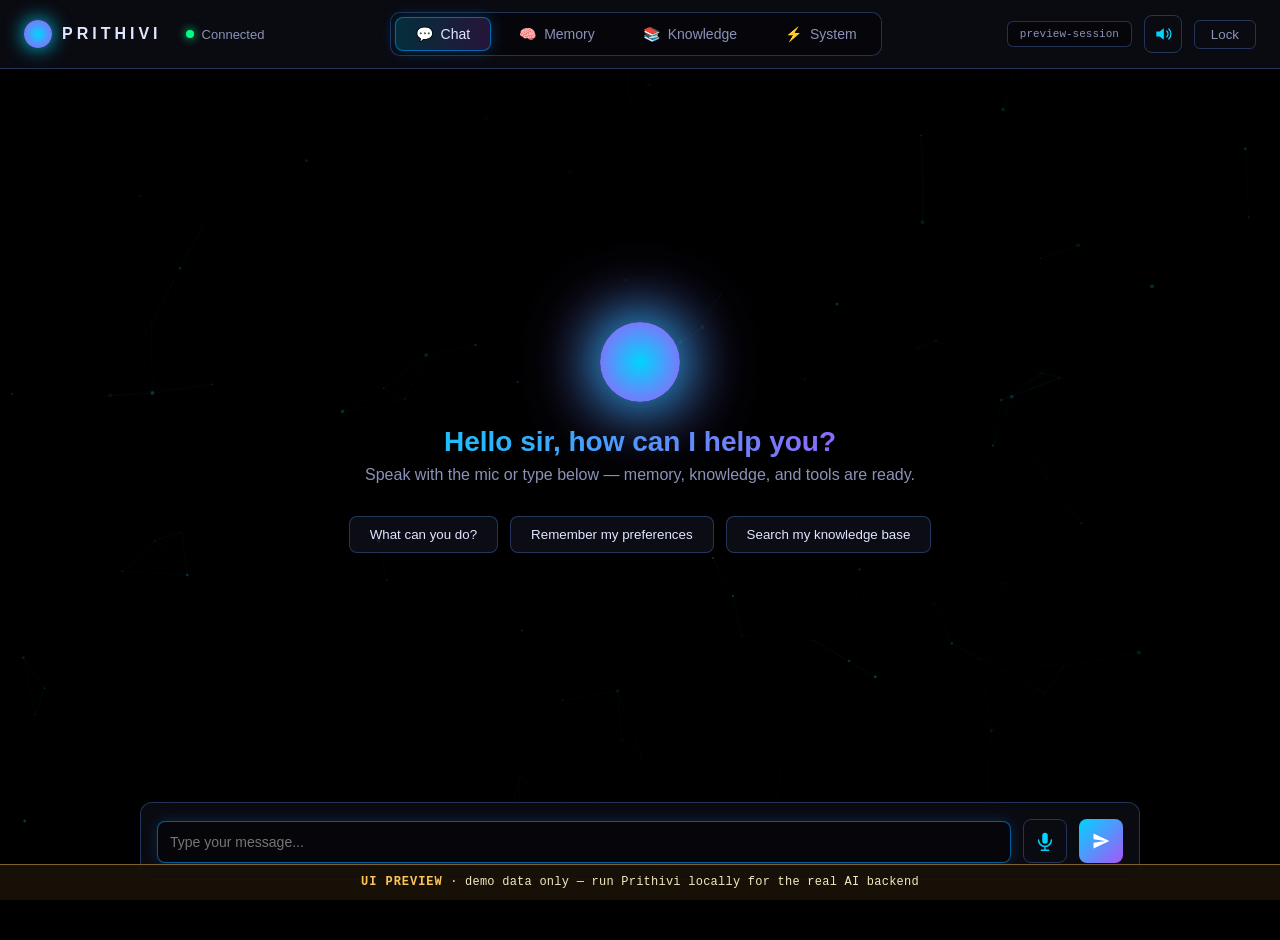
<file: index.html>
<!doctype html>
<html lang="en">
<head>
  <meta charset="utf-8">
  <meta name="viewport" content="width=device-width, initial-scale=1">
  <title>PRITHIVI | Neural Interface</title>
  <link rel="stylesheet" href="styles.css">
</head>
<body>
  <canvas id="bg-canvas"></canvas>
  
  <div id="auth" class="auth-overlay">
    <div class="auth-card">
      <div class="auth-logo">
        <div class="logo-orb"></div>
        <h1>PRITHIVI</h1>
      </div>
      <p class="auth-subtitle">Neural Intelligence Interface</p>
      <form id="auth-form">
        <div class="input-group">
          <input id="token-input" type="password" placeholder="Enter Access Token" autocomplete="off" required>
          <div class="input-border"></div>
        </div>
        <button type="submit" class="auth-btn">
          <span>Initialize Connection</span>
          <div class="btn-glow"></div>
        </button>
      </form>
      <p id="auth-error" class="auth-error"></p>
    </div>
  </div>

  <div id="app" class="app-container" hidden>
    <header class="app-header">
      <div class="header-left">
        <div class="logo-mini">
          <div class="logo-orb-mini"></div>
          <span>PRITHIVI</span>
        </div>
        <div class="status-indicator">
          <div class="status-dot"></div>
          <span id="conn-label">Connected</span>
        </div>
      </div>
      <nav class="nav-tabs">
        <button class="nav-tab active" data-tab="chat">
          <span class="tab-icon">💬</span>
          <span>Chat</span>
        </button>
        <button class="nav-tab" data-tab="memory">
          <span class="tab-icon">🧠</span>
          <span>Memory</span>
        </button>
        <button class="nav-tab" data-tab="knowledge">
          <span class="tab-icon">📚</span>
          <span>Knowledge</span>
        </button>
        <button class="nav-tab" data-tab="status">
          <span class="tab-icon">⚡</span>
          <span>System</span>
        </button>
      </nav>
      <div class="header-right">
        <span id="session-label" class="session-pill"></span>
        <button id="voice-toggle" class="voice-btn" type="button" title="Voice replies on" aria-pressed="true" aria-label="Toggle voice replies">
          <svg viewBox="0 0 24 24" aria-hidden="true">
            <path d="M4 9v6h4l5 4V5L8 9H4z" fill="currentColor"/>
            <path d="M16.5 8.5a5 5 0 010 7M19 6a8.5 8.5 0 010 12" stroke="currentColor" stroke-width="1.6" fill="none" stroke-linecap="round"/>
          </svg>
        </button>
        <button id="lock-button" class="lock-btn">Lock</button>
      </div>
    </header>

    <main class="main-content">
      <section id="tab-chat" class="tab-section active">
        <div class="chat-container">
          <div id="messages" class="messages-area">
            <div class="welcome-screen">
              <div class="welcome-orb"></div>
              <h2>Hello sir, how can I help you?</h2>
              <p>Speak with the mic or type below — memory, knowledge, and tools are ready.</p>
              <div class="quick-actions">
                <button class="quick-btn">What can you do?</button>
                <button class="quick-btn">Remember my preferences</button>
                <button class="quick-btn">Search my knowledge base</button>
              </div>
            </div>
          </div>
          <div class="chat-input-container">
            <form id="chat-form" class="chat-form">
              <textarea id="chat-input" placeholder="Type your message..." rows="1"></textarea>
              <button type="button" id="mic-button" class="mic-btn" title="Talk to Prithivi" aria-label="Start voice input">
                <svg viewBox="0 0 24 24" aria-hidden="true">
                  <path d="M12 15a3 3 0 003-3V6a3 3 0 10-6 0v6a3 3 0 003 3z" fill="currentColor"/>
                  <path d="M19 11a7 7 0 01-14 0M12 18v4M8 22h8" stroke="currentColor" stroke-width="1.6" fill="none" stroke-linecap="round"/>
                </svg>
              </button>
              <button type="submit" id="send-button" class="send-btn">
                <svg width="20" height="20" viewBox="0 0 20 20" fill="none">
                  <path d="M2.5 17.5L18.3333 10L2.5 2.5V8.33333L14.1667 10L2.5 11.6667V17.5Z" fill="currentColor"/>
                </svg>
              </button>
            </form>
          </div>
        </div>
      </section>

      <section id="tab-memory" class="tab-section">
        <div class="grid-layout">
          <div class="panel-card">
            <div class="panel-header">
              <h3>🧠 Add Memory</h3>
            </div>
            <form id="memory-form" class="panel-form">
              <textarea id="memory-text" placeholder="Enter a fact, preference, or observation..." rows="4" required></textarea>
              <label class="checkbox-label">
                <input id="memory-pinned" type="checkbox" checked>
                <span class="checkbox-custom"></span>
                <span>Pin to top</span>
              </label>
              <button type="submit" class="panel-btn">Save Memory</button>
            </form>
          </div>
          <div class="panel-card">
            <div class="panel-header">
              <h3>Memory Store</h3>
              <label class="toggle">
                <input id="memory-toggle" type="checkbox">
                <span class="toggle-slider"></span>
                <span class="toggle-label">Enabled</span>
              </label>
            </div>
            <div id="memory-stats" class="stats-bar"></div>
            <div id="memory-list" class="item-list"></div>
          </div>
        </div>
      </section>

      <section id="tab-knowledge" class="tab-section">
        <div class="grid-layout">
          <div class="panel-card">
            <div class="panel-header">
              <h3>📚 Ingest Document</h3>
            </div>
            <form id="ingest-form" class="panel-form">
              <input id="ingest-path" type="text" placeholder="File path (e.g., /path/to/file.pdf)">
              <div class="divider"><span>OR</span></div>
              <textarea id="ingest-text" placeholder="Paste text content here..." rows="4"></textarea>
              <input id="ingest-title" type="text" placeholder="Document title (optional)">
              <button type="submit" class="panel-btn">Ingest & Index</button>
              <p id="ingest-status" class="status-text"></p>
            </form>
          </div>
          <div class="panel-card">
            <div class="panel-header">
              <h3>Knowledge Base</h3>
              <span id="knowledge-stats" class="badge"></span>
            </div>
            <div id="knowledge-list" class="item-list"></div>
          </div>
        </div>
      </section>

      <section id="tab-status" class="tab-section">
        <div class="status-grid" id="status-grid"></div>
        <div class="panel-card">
          <div class="panel-header">
            <h3>⚡ Available Tools</h3>
          </div>
          <div id="tool-list" class="tools-grid"></div>
        </div>
      </section>
    </main>
  </div>

  <div id="confirm" class="modal-overlay" hidden>
    <div class="modal-card">
      <div class="modal-header">
        <h3 id="confirm-title">Confirm Action</h3>
      </div>
      <p id="confirm-consequence" class="modal-text"></p>
      <pre id="confirm-args" class="modal-code"></pre>
      <div id="confirm-phrase-wrap" class="phrase-section" hidden>
        <p>Type the phrase to confirm:</p>
        <code id="confirm-phrase" class="phrase-code"></code>
        <input id="confirm-phrase-input" type="text" placeholder="Enter phrase...">
      </div>
      <div class="modal-actions">
        <button id="confirm-decline" class="modal-btn secondary">Decline</button>
        <button id="confirm-approve" class="modal-btn primary">Approve</button>
      </div>
    </div>
  </div>

  <div id="toast" class="toast" hidden></div>

  <script src="preview.js"></script>
  <script src="app.js"></script>
  <script src="bg.js"></script>
</body>
</html>
</file>
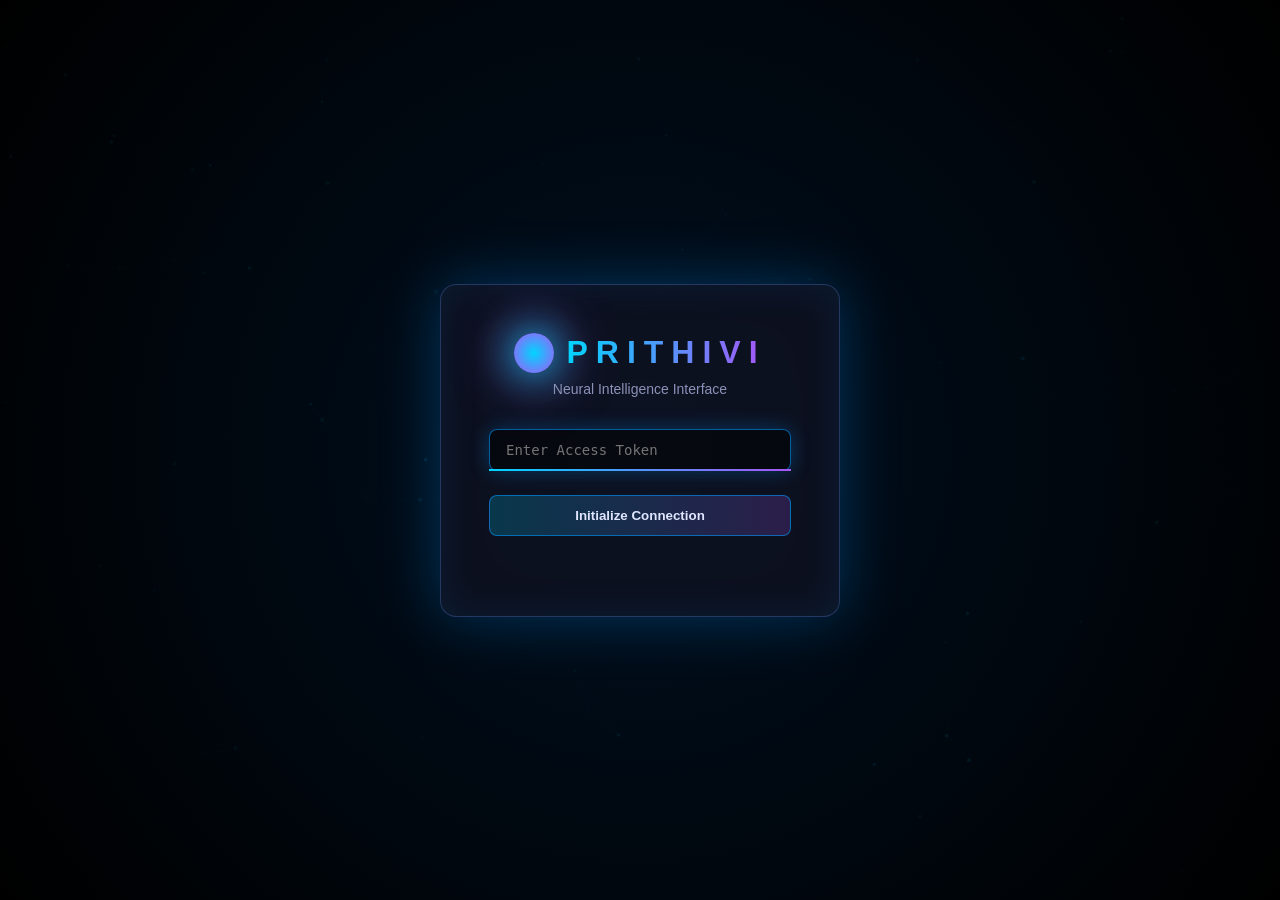
<file: prithivi/api/static/index.html>
<!doctype html>
<html lang="en">
<head>
  <meta charset="utf-8">
  <meta name="viewport" content="width=device-width, initial-scale=1">
  <title>PRITHIVI | Neural Interface</title>
  <link rel="stylesheet" href="/styles.css">
</head>
<body>
  <canvas id="bg-canvas"></canvas>
  
  <div id="auth" class="auth-overlay">
    <div class="auth-card">
      <div class="auth-logo">
        <div class="logo-orb"></div>
        <h1>PRITHIVI</h1>
      </div>
      <p class="auth-subtitle">Neural Intelligence Interface</p>
      <form id="auth-form">
        <div class="input-group">
          <input id="token-input" type="password" placeholder="Enter Access Token" autocomplete="off" required>
          <div class="input-border"></div>
        </div>
        <button type="submit" class="auth-btn">
          <span>Initialize Connection</span>
          <div class="btn-glow"></div>
        </button>
      </form>
      <p id="auth-error" class="auth-error"></p>
    </div>
  </div>

  <div id="app" class="app-container" hidden>
    <header class="app-header">
      <div class="header-left">
        <div class="logo-mini">
          <div class="logo-orb-mini"></div>
          <span>PRITHIVI</span>
        </div>
        <div class="status-indicator">
          <div class="status-dot"></div>
          <span id="conn-label">Connected</span>
        </div>
      </div>
      <nav class="nav-tabs">
        <button class="nav-tab active" data-tab="chat">
          <span class="tab-icon">💬</span>
          <span>Chat</span>
        </button>
        <button class="nav-tab" data-tab="memory">
          <span class="tab-icon">🧠</span>
          <span>Memory</span>
        </button>
        <button class="nav-tab" data-tab="knowledge">
          <span class="tab-icon">📚</span>
          <span>Knowledge</span>
        </button>
        <button class="nav-tab" data-tab="status">
          <span class="tab-icon">⚡</span>
          <span>System</span>
        </button>
      </nav>
      <div class="header-right">
        <span id="session-label" class="session-pill"></span>
        <button id="voice-toggle" class="voice-btn" type="button" title="Voice replies on" aria-pressed="true" aria-label="Toggle voice replies">
          <svg viewBox="0 0 24 24" aria-hidden="true">
            <path d="M4 9v6h4l5 4V5L8 9H4z" fill="currentColor"/>
            <path d="M16.5 8.5a5 5 0 010 7M19 6a8.5 8.5 0 010 12" stroke="currentColor" stroke-width="1.6" fill="none" stroke-linecap="round"/>
          </svg>
        </button>
        <button id="lock-button" class="lock-btn">Lock</button>
      </div>
    </header>

    <main class="main-content">
      <section id="tab-chat" class="tab-section active">
        <div class="chat-container">
          <div id="messages" class="messages-area">
            <div class="welcome-screen">
              <div class="welcome-orb"></div>
              <h2>Hello sir, how can I help you?</h2>
              <p>Speak with the mic or type below — memory, knowledge, and tools are ready.</p>
              <div class="quick-actions">
                <button class="quick-btn">What can you do?</button>
                <button class="quick-btn">Remember my preferences</button>
                <button class="quick-btn">Search my knowledge base</button>
              </div>
            </div>
          </div>
          <div class="chat-input-container">
            <form id="chat-form" class="chat-form">
              <textarea id="chat-input" placeholder="Type your message..." rows="1"></textarea>
              <button type="button" id="mic-button" class="mic-btn" title="Talk to Prithivi" aria-label="Start voice input">
                <svg viewBox="0 0 24 24" aria-hidden="true">
                  <path d="M12 15a3 3 0 003-3V6a3 3 0 10-6 0v6a3 3 0 003 3z" fill="currentColor"/>
                  <path d="M19 11a7 7 0 01-14 0M12 18v4M8 22h8" stroke="currentColor" stroke-width="1.6" fill="none" stroke-linecap="round"/>
                </svg>
              </button>
              <button type="submit" id="send-button" class="send-btn">
                <svg width="20" height="20" viewBox="0 0 20 20" fill="none">
                  <path d="M2.5 17.5L18.3333 10L2.5 2.5V8.33333L14.1667 10L2.5 11.6667V17.5Z" fill="currentColor"/>
                </svg>
              </button>
            </form>
          </div>
        </div>
      </section>

      <section id="tab-memory" class="tab-section">
        <div class="grid-layout">
          <div class="panel-card">
            <div class="panel-header">
              <h3>🧠 Add Memory</h3>
            </div>
            <form id="memory-form" class="panel-form">
              <textarea id="memory-text" placeholder="Enter a fact, preference, or observation..." rows="4" required></textarea>
              <label class="checkbox-label">
                <input id="memory-pinned" type="checkbox" checked>
                <span class="checkbox-custom"></span>
                <span>Pin to top</span>
              </label>
              <button type="submit" class="panel-btn">Save Memory</button>
            </form>
          </div>
          <div class="panel-card">
            <div class="panel-header">
              <h3>Memory Store</h3>
              <label class="toggle">
                <input id="memory-toggle" type="checkbox">
                <span class="toggle-slider"></span>
                <span class="toggle-label">Enabled</span>
              </label>
            </div>
            <div id="memory-stats" class="stats-bar"></div>
            <div id="memory-list" class="item-list"></div>
          </div>
        </div>
      </section>

      <section id="tab-knowledge" class="tab-section">
        <div class="grid-layout">
          <div class="panel-card">
            <div class="panel-header">
              <h3>📚 Ingest Document</h3>
            </div>
            <form id="ingest-form" class="panel-form">
              <input id="ingest-path" type="text" placeholder="File path (e.g., /path/to/file.pdf)">
              <div class="divider"><span>OR</span></div>
              <textarea id="ingest-text" placeholder="Paste text content here..." rows="4"></textarea>
              <input id="ingest-title" type="text" placeholder="Document title (optional)">
              <button type="submit" class="panel-btn">Ingest & Index</button>
              <p id="ingest-status" class="status-text"></p>
            </form>
          </div>
          <div class="panel-card">
            <div class="panel-header">
              <h3>Knowledge Base</h3>
              <span id="knowledge-stats" class="badge"></span>
            </div>
            <div id="knowledge-list" class="item-list"></div>
          </div>
        </div>
      </section>

      <section id="tab-status" class="tab-section">
        <div class="status-grid" id="status-grid"></div>
        <div class="panel-card">
          <div class="panel-header">
            <h3>⚡ Available Tools</h3>
          </div>
          <div id="tool-list" class="tools-grid"></div>
        </div>
      </section>
    </main>
  </div>

  <div id="confirm" class="modal-overlay" hidden>
    <div class="modal-card">
      <div class="modal-header">
        <h3 id="confirm-title">Confirm Action</h3>
      </div>
      <p id="confirm-consequence" class="modal-text"></p>
      <pre id="confirm-args" class="modal-code"></pre>
      <div id="confirm-phrase-wrap" class="phrase-section" hidden>
        <p>Type the phrase to confirm:</p>
        <code id="confirm-phrase" class="phrase-code"></code>
        <input id="confirm-phrase-input" type="text" placeholder="Enter phrase...">
      </div>
      <div class="modal-actions">
        <button id="confirm-decline" class="modal-btn secondary">Decline</button>
        <button id="confirm-approve" class="modal-btn primary">Approve</button>
      </div>
    </div>
  </div>

  <div id="toast" class="toast" hidden></div>

  <script src="/app.js"></script>
  <script src="/bg.js"></script>
</body>
</html>
</file>
<file: styles.css>
:root {
  --bg-primary: #000000;
  --bg-secondary: #0a0a0f;
  --bg-panel: rgba(15, 15, 25, 0.7);
  --bg-card: rgba(20, 20, 35, 0.6);
  --border: rgba(100, 150, 255, 0.3);
  --border-glow: rgba(0, 150, 255, 0.6);
  --text-primary: #e0e6ff;
  --text-secondary: #8b92b8;
  --accent-cyan: #00d4ff;
  --accent-purple: #a855f7;
  --accent-green: #00ff88;
  --accent-orange: #ff6b35;
  --accent-red: #ff3366;
}

* {
  margin: 0;
  padding: 0;
  box-sizing: border-box;
}

html, body {
  height: 100%;
  font-family: 'Inter', -apple-system, BlinkMacSystemFont, sans-serif;
  background: var(--bg-primary);
  color: var(--text-primary);
  overflow: hidden;
}

#bg-canvas {
  position: fixed;
  top: 0;
  left: 0;
  width: 100%;
  height: 100%;
  z-index: 0;
  pointer-events: none;
}

.auth-overlay {
  position: fixed;
  top: 0;
  left: 0;
  width: 100%;
  height: 100%;
  display: flex;
  align-items: center;
  justify-content: center;
  z-index: 100;
  background: radial-gradient(circle at center, rgba(0, 20, 40, 0.8) 0%, rgba(0, 0, 0, 0.95) 100%);
}

.auth-card {
  background: var(--bg-card);
  backdrop-filter: blur(20px);
  border: 1px solid var(--border);
  border-radius: 16px;
  padding: 48px;
  width: 400px;
  box-shadow: 0 0 60px rgba(0, 150, 255, 0.3), inset 0 0 40px rgba(0, 150, 255, 0.1);
  animation: float 6s ease-in-out infinite;
}

@keyframes float {
  0%, 100% { transform: translateY(0px); }
  50% { transform: translateY(-20px); }
}

.auth-logo {
  display: flex;
  align-items: center;
  gap: 12px;
  justify-content: center;
  margin-bottom: 8px;
}

.logo-orb {
  width: 40px;
  height: 40px;
  border-radius: 50%;
  background: radial-gradient(circle, var(--accent-cyan) 0%, var(--accent-purple) 100%);
  box-shadow: 0 0 40px var(--accent-cyan), 0 0 60px var(--accent-purple);
  animation: pulse 2s ease-in-out infinite;
}

@keyframes pulse {
  0%, 100% { transform: scale(1); opacity: 1; }
  50% { transform: scale(1.05); opacity: 0.8; }
}

.auth-logo h1 {
  font-size: 32px;
  font-weight: 700;
  letter-spacing: 8px;
  background: linear-gradient(90deg, var(--accent-cyan), var(--accent-purple));
  -webkit-background-clip: text;
  -webkit-text-fill-color: transparent;
}

.auth-subtitle {
  text-align: center;
  color: var(--text-secondary);
  margin-bottom: 32px;
  font-size: 14px;
}

.input-group {
  position: relative;
  margin-bottom: 24px;
}

#token-input {
  width: 100%;
  padding: 12px 16px;
  background: rgba(0, 0, 0, 0.5);
  border: 1px solid var(--border);
  border-radius: 8px;
  color: var(--text-primary);
  font-family: 'JetBrains Mono', monospace;
  font-size: 14px;
  outline: none;
  transition: all 0.3s;
}

#token-input:focus {
  border-color: var(--border-glow);
  box-shadow: 0 0 20px rgba(0, 150, 255, 0.3);
}

.input-border {
  position: absolute;
  bottom: 0;
  left: 0;
  width: 0;
  height: 2px;
  background: linear-gradient(90deg, var(--accent-cyan), var(--accent-purple));
  transition: width 0.3s;
}

#token-input:focus + .input-border {
  width: 100%;
}

.auth-btn {
  width: 100%;
  padding: 12px;
  background: linear-gradient(90deg, rgba(0, 212, 255, 0.2), rgba(168, 85, 247, 0.2));
  border: 1px solid var(--border-glow);
  border-radius: 8px;
  color: var(--text-primary);
  font-weight: 600;
  cursor: pointer;
  position: relative;
  overflow: hidden;
  transition: all 0.3s;
}

.auth-btn:hover {
  box-shadow: 0 0 30px rgba(0, 150, 255, 0.5);
  transform: translateY(-2px);
}

.auth-btn span {
  position: relative;
  z-index: 1;
}

.btn-glow {
  position: absolute;
  top: 0;
  left: -100%;
  width: 100%;
  height: 100%;
  background: linear-gradient(90deg, transparent, rgba(255, 255, 255, 0.3), transparent);
  transition: left 0.5s;
}

.auth-btn:hover .btn-glow {
  left: 100%;
}

.auth-error {
  color: var(--accent-red);
  text-align: center;
  margin-top: 12px;
  font-size: 13px;
  min-height: 20px;
}

.app-container {
  position: relative;
  z-index: 1;
  height: 100vh;
  display: flex;
  flex-direction: column;
  background: rgba(0, 0, 0, 0.6);
}

.app-header {
  display: flex;
  align-items: center;
  justify-content: space-between;
  padding: 12px 24px;
  background: var(--bg-panel);
  backdrop-filter: blur(20px);
  border-bottom: 1px solid var(--border);
}

.header-left {
  display: flex;
  align-items: center;
  gap: 24px;
}

.logo-mini {
  display: flex;
  align-items: center;
  gap: 10px;
  font-weight: 700;
  letter-spacing: 4px;
}

.logo-orb-mini {
  width: 28px;
  height: 28px;
  border-radius: 50%;
  background: radial-gradient(circle, var(--accent-cyan) 0%, var(--accent-purple) 100%);
  box-shadow: 0 0 20px var(--accent-cyan);
}

.status-indicator {
  display: flex;
  align-items: center;
  gap: 8px;
  color: var(--text-secondary);
  font-size: 13px;
}

.status-dot {
  width: 8px;
  height: 8px;
  border-radius: 50%;
  background: var(--accent-green);
  box-shadow: 0 0 10px var(--accent-green);
  animation: blink 2s ease-in-out infinite;
}

.status-dot.off {
  background: var(--accent-red);
  box-shadow: 0 0 10px var(--accent-red);
  animation: none;
}

@keyframes blink {
  0%, 100% { opacity: 1; }
  50% { opacity: 0.5; }
}

.nav-tabs {
  display: flex;
  gap: 8px;
  background: rgba(0, 0, 0, 0.4);
  padding: 4px;
  border-radius: 10px;
  border: 1px solid var(--border);
}

.nav-tab {
  display: flex;
  align-items: center;
  gap: 8px;
  padding: 8px 20px;
  background: transparent;
  border: none;
  color: var(--text-secondary);
  cursor: pointer;
  border-radius: 8px;
  transition: all 0.3s;
  font-size: 14px;
}

.nav-tab:hover {
  color: var(--text-primary);
  background: rgba(100, 150, 255, 0.1);
}

.nav-tab.active {
  color: var(--text-primary);
  background: linear-gradient(90deg, rgba(0, 212, 255, 0.2), rgba(168, 85, 247, 0.2));
  border: 1px solid var(--border-glow);
  box-shadow: 0 0 15px rgba(0, 150, 255, 0.3);
}

.header-right {
  display: flex;
  align-items: center;
  gap: 12px;
}

.session-pill {
  padding: 6px 12px;
  background: rgba(0, 0, 0, 0.4);
  border: 1px solid var(--border);
  border-radius: 6px;
  font-family: 'JetBrains Mono', monospace;
  font-size: 11px;
  color: var(--text-secondary);
}

.voice-btn {
  position: relative;
  width: 38px;
  height: 38px;
  display: flex;
  align-items: center;
  justify-content: center;
  background: transparent;
  border: 1px solid var(--border);
  border-radius: 8px;
  color: var(--accent-cyan);
  cursor: pointer;
  transition: all 0.3s;
}

.voice-btn svg {
  width: 20px;
  height: 20px;
}

.voice-btn:hover {
  border-color: var(--accent-cyan);
  box-shadow: 0 0 12px rgba(0, 212, 255, 0.35);
}

.voice-btn.muted {
  color: var(--text-secondary);
  opacity: 0.55;
}

.voice-btn.muted::after {
  content: "";
  position: absolute;
  width: 22px;
  height: 2px;
  background: var(--accent-red);
  transform: rotate(-45deg);
}

.lock-btn {
  padding: 6px 16px;
  background: transparent;
  border: 1px solid var(--border);
  border-radius: 6px;
  color: var(--text-secondary);
  cursor: pointer;
  transition: all 0.3s;
}

.lock-btn:hover {
  color: var(--text-primary);
  border-color: var(--accent-red);
  box-shadow: 0 0 10px rgba(255, 51, 102, 0.3);
}

.main-content {
  flex: 1;
  overflow: hidden;
  padding: 20px;
}

.tab-section {
  display: none;
  height: 100%;
}

.tab-section.active {
  display: block;
}

.chat-container {
  height: 100%;
  display: flex;
  flex-direction: column;
  max-width: 1000px;
  margin: 0 auto;
}

.messages-area {
  flex: 1;
  overflow-y: auto;
  padding: 20px;
  display: flex;
  flex-direction: column;
  gap: 16px;
}

.welcome-screen {
  text-align: center;
  margin: auto;
  animation: fadeIn 1s;
}

@keyframes fadeIn {
  from { opacity: 0; transform: translateY(20px); }
  to { opacity: 1; transform: translateY(0); }
}

.welcome-orb {
  width: 80px;
  height: 80px;
  margin: 0 auto 24px;
  border-radius: 50%;
  background: radial-gradient(circle, var(--accent-cyan) 0%, var(--accent-purple) 100%);
  box-shadow: 0 0 60px var(--accent-cyan), 0 0 80px var(--accent-purple);
  animation: pulse 3s ease-in-out infinite;
}

.welcome-screen h2 {
  font-size: 28px;
  margin-bottom: 8px;
  background: linear-gradient(90deg, var(--accent-cyan), var(--accent-purple));
  -webkit-background-clip: text;
  -webkit-text-fill-color: transparent;
}

.welcome-screen p {
  color: var(--text-secondary);
  margin-bottom: 32px;
}

.quick-actions {
  display: flex;
  gap: 12px;
  justify-content: center;
  flex-wrap: wrap;
}

.quick-btn {
  padding: 10px 20px;
  background: var(--bg-card);
  border: 1px solid var(--border);
  border-radius: 8px;
  color: var(--text-primary);
  cursor: pointer;
  transition: all 0.3s;
}

.quick-btn:hover {
  border-color: var(--border-glow);
  box-shadow: 0 0 20px rgba(0, 150, 255, 0.3);
  transform: translateY(-2px);
}

.msg {
  max-width: 70%;
  animation: slideUp 0.3s;
}

@keyframes slideUp {
  from { opacity: 0; transform: translateY(10px); }
  to { opacity: 1; transform: translateY(0); }
}

.msg.user {
  align-self: flex-end;
}

.msg.assistant {
  align-self: flex-start;
}

.msg-bubble {
  padding: 12px 18px;
  border-radius: 12px;
  line-height: 1.6;
  white-space: pre-wrap;
  word-break: break-word;
}

.msg.user .msg-bubble {
  background: linear-gradient(135deg, rgba(0, 212, 255, 0.3), rgba(168, 85, 247, 0.3));
  border: 1px solid var(--border-glow);
  border-radius: 12px 12px 4px 12px;
}

.msg.assistant .msg-bubble {
  background: var(--bg-card);
  border: 1px solid var(--border);
  border-radius: 12px 12px 12px 4px;
}

.msg-meta {
  display: flex;
  gap: 8px;
  flex-wrap: wrap;
  margin-top: 6px;
  padding-left: 4px;
}

.meta-chip {
  padding: 2px 8px;
  background: rgba(0, 0, 0, 0.4);
  border: 1px solid var(--border);
  border-radius: 4px;
  font-size: 11px;
  color: var(--text-secondary);
}

.tool-info {
  font-size: 12px;
  color: var(--text-secondary);
  margin-top: 4px;
  padding-left: 4px;
}

.tool-ok {
  color: var(--accent-green);
}

.tool-fail {
  color: var(--accent-red);
}

.chat-input-container {
  padding: 16px;
  background: var(--bg-panel);
  backdrop-filter: blur(20px);
  border: 1px solid var(--border);
  border-radius: 12px;
  margin-top: 16px;
}

.chat-form {
  display: flex;
  gap: 12px;
  align-items: flex-end;
}

#chat-input {
  flex: 1;
  padding: 12px;
  background: rgba(0, 0, 0, 0.4);
  border: 1px solid var(--border);
  border-radius: 8px;
  color: var(--text-primary);
  resize: none;
  font-family: inherit;
  font-size: 14px;
  outline: none;
  max-height: 120px;
}

#chat-input:focus {
  border-color: var(--border-glow);
  box-shadow: 0 0 15px rgba(0, 150, 255, 0.2);
}

.mic-btn {
  width: 44px;
  height: 44px;
  background: transparent;
  border: 1px solid var(--border);
  border-radius: 8px;
  color: var(--accent-cyan);
  cursor: pointer;
  display: flex;
  align-items: center;
  justify-content: center;
  transition: all 0.3s;
}

.mic-btn svg {
  width: 22px;
  height: 22px;
}

.mic-btn:hover {
  border-color: var(--accent-cyan);
  box-shadow: 0 0 18px rgba(0, 212, 255, 0.35);
}

.mic-btn.listening {
  color: #fff;
  background: var(--accent-red);
  border-color: var(--accent-red);
  animation: micPulse 1.2s ease-in-out infinite;
}

@keyframes micPulse {
  0%, 100% { box-shadow: 0 0 0 0 rgba(255, 51, 102, 0.6); }
  50% { box-shadow: 0 0 0 10px rgba(255, 51, 102, 0); }
}

.send-btn {
  width: 44px;
  height: 44px;
  background: linear-gradient(135deg, var(--accent-cyan), var(--accent-purple));
  border: none;
  border-radius: 8px;
  color: white;
  cursor: pointer;
  display: flex;
  align-items: center;
  justify-content: center;
  transition: all 0.3s;
}

.send-btn:hover:not(:disabled) {
  box-shadow: 0 0 25px rgba(0, 150, 255, 0.5);
  transform: scale(1.05);
}

.send-btn:disabled {
  opacity: 0.5;
  cursor: not-allowed;
}

.grid-layout {
  display: grid;
  grid-template-columns: 1fr 1fr;
  gap: 20px;
  height: 100%;
}

.panel-card {
  background: var(--bg-card);
  backdrop-filter: blur(20px);
  border: 1px solid var(--border);
  border-radius: 12px;
  display: flex;
  flex-direction: column;
  overflow: hidden;
}

.panel-header {
  display: flex;
  align-items: center;
  justify-content: space-between;
  padding: 16px 20px;
  background: rgba(0, 0, 0, 0.4);
  border-bottom: 1px solid var(--border);
}

.panel-header h3 {
  font-size: 16px;
  font-weight: 600;
}

.panel-form {
  padding: 20px;
  display: flex;
  flex-direction: column;
  gap: 12px;
}

.panel-form input,
.panel-form textarea {
  padding: 10px 12px;
  background: rgba(0, 0, 0, 0.4);
  border: 1px solid var(--border);
  border-radius: 8px;
  color: var(--text-primary);
  font-family: inherit;
  font-size: 13px;
  outline: none;
  resize: vertical;
}

.panel-form input:focus,
.panel-form textarea:focus {
  border-color: var(--border-glow);
}

.divider {
  text-align: center;
  color: var(--text-secondary);
  font-size: 12px;
  position: relative;
}

.divider::before,
.divider::after {
  content: '';
  position: absolute;
  top: 50%;
  width: 45%;
  height: 1px;
  background: var(--border);
}

.divider::before { left: 0; }
.divider::after { right: 0; }

.panel-btn {
  padding: 10px;
  background: linear-gradient(90deg, rgba(0, 212, 255, 0.2), rgba(168, 85, 247, 0.2));
  border: 1px solid var(--border-glow);
  border-radius: 8px;
  color: var(--text-primary);
  cursor: pointer;
  font-weight: 600;
  transition: all 0.3s;
}

.panel-btn:hover {
  box-shadow: 0 0 20px rgba(0, 150, 255, 0.4);
}

.checkbox-label {
  display: flex;
  align-items: center;
  gap: 10px;
  cursor: pointer;
  color: var(--text-secondary);
  font-size: 13px;
}

.checkbox-label input {
  display: none;
}

.checkbox-custom {
  width: 18px;
  height: 18px;
  border: 1px solid var(--border);
  border-radius: 4px;
  position: relative;
}

.checkbox-label input:checked + .checkbox-custom {
  background: linear-gradient(135deg, var(--accent-cyan), var(--accent-purple));
  border-color: transparent;
}

.checkbox-label input:checked + .checkbox-custom::after {
  content: '✓';
  position: absolute;
  color: white;
  font-size: 12px;
  top: 50%;
  left: 50%;
  transform: translate(-50%, -50%);
}

.toggle {
  display: flex;
  align-items: center;
  gap: 10px;
  cursor: pointer;
}

.toggle input {
  display: none;
}

.toggle-slider {
  width: 44px;
  height: 24px;
  background: rgba(0, 0, 0, 0.4);
  border: 1px solid var(--border);
  border-radius: 12px;
  position: relative;
  transition: all 0.3s;
}

.toggle-slider::after {
  content: '';
  position: absolute;
  width: 16px;
  height: 16px;
  border-radius: 50%;
  background: var(--text-secondary);
  top: 3px;
  left: 4px;
  transition: all 0.3s;
}

.toggle input:checked + .toggle-slider {
  background: linear-gradient(90deg, rgba(0, 255, 136, 0.3), rgba(0, 212, 255, 0.3));
  border-color: var(--accent-green);
}

.toggle input:checked + .toggle-slider::after {
  left: 22px;
  background: var(--accent-green);
  box-shadow: 0 0 10px var(--accent-green);
}

.toggle-label {
  color: var(--text-secondary);
  font-size: 13px;
}

.stats-bar {
  padding: 12px 20px;
  background: rgba(0, 0, 0, 0.3);
  border-bottom: 1px solid var(--border);
  color: var(--text-secondary);
  font-size: 13px;
}

.item-list {
  flex: 1;
  overflow-y: auto;
  padding: 12px;
}

.item {
  padding: 12px;
  background: rgba(0, 0, 0, 0.3);
  border: 1px solid var(--border);
  border-radius: 8px;
  margin-bottom: 8px;
  display: flex;
  justify-content: space-between;
  align-items: center;
  transition: all 0.3s;
}

.item:hover {
  border-color: var(--border-glow);
  background: rgba(100, 150, 255, 0.05);
}

.item-info {
  flex: 1;
  min-width: 0;
}

.item-title {
  color: var(--text-primary);
  margin-bottom: 4px;
  word-break: break-word;
}

.item-subtitle {
  color: var(--text-secondary);
  font-size: 12px;
  font-family: 'JetBrains Mono', monospace;
}

.item-action {
  padding: 6px 12px;
  background: transparent;
  border: 1px solid var(--border);
  border-radius: 6px;
  color: var(--text-secondary);
  cursor: pointer;
  transition: all 0.3s;
}

.item-action:hover {
  color: var(--accent-red);
  border-color: var(--accent-red);
}

.badge {
  padding: 4px 10px;
  background: rgba(0, 0, 0, 0.4);
  border: 1px solid var(--border);
  border-radius: 6px;
  color: var(--text-secondary);
  font-size: 12px;
}

.status-grid {
  display: grid;
  grid-template-columns: repeat(auto-fit, minmax(200px, 1fr));
  gap: 16px;
  margin-bottom: 20px;
}

.status-card {
  padding: 16px;
  background: var(--bg-card);
  backdrop-filter: blur(20px);
  border: 1px solid var(--border);
  border-radius: 12px;
}

.status-key {
  color: var(--text-secondary);
  font-size: 12px;
  text-transform: uppercase;
  letter-spacing: 1px;
  margin-bottom: 8px;
}

.status-value {
  font-size: 18px;
  font-weight: 600;
  word-break: break-word;
}

.status-value.small {
  font-size: 14px;
}

.tools-grid {
  display: grid;
  grid-template-columns: repeat(auto-fill, minmax(250px, 1fr));
  gap: 12px;
  padding: 16px;
}

.tool-card {
  padding: 12px;
  background: rgba(0, 0, 0, 0.3);
  border: 1px solid var(--border);
  border-radius: 8px;
}

.tool-name {
  font-weight: 600;
  margin-bottom: 4px;
}

.tool-desc {
  color: var(--text-secondary);
  font-size: 12px;
  margin-bottom: 8px;
}

.tool-meta {
  display: flex;
  gap: 8px;
}

.tool-badge {
  padding: 2px 8px;
  background: rgba(0, 0, 0, 0.4);
  border: 1px solid var(--border);
  border-radius: 4px;
  font-size: 11px;
  color: var(--text-secondary);
}

.modal-overlay {
  position: fixed;
  top: 0;
  left: 0;
  width: 100%;
  height: 100%;
  background: rgba(0, 0, 0, 0.8);
  backdrop-filter: blur(10px);
  display: flex;
  align-items: center;
  justify-content: center;
  z-index: 1000;
}

.modal-card {
  width: 500px;
  background: var(--bg-card);
  backdrop-filter: blur(20px);
  border: 1px solid var(--border-glow);
  border-radius: 12px;
  box-shadow: 0 0 60px rgba(0, 150, 255, 0.4);
  animation: scaleIn 0.3s;
}

@keyframes scaleIn {
  from { transform: scale(0.9); opacity: 0; }
  to { transform: scale(1); opacity: 1; }
}

.modal-header {
  padding: 16px 20px;
  background: rgba(0, 0, 0, 0.4);
  border-bottom: 1px solid var(--border);
}

.modal-header h3 {
  color: var(--accent-orange);
}

.modal-text {
  padding: 16px 20px;
  color: var(--text-primary);
  line-height: 1.6;
}

.modal-code {
  margin: 0 20px 16px;
  padding: 12px;
  background: rgba(0, 0, 0, 0.6);
  border: 1px solid var(--border);
  border-radius: 8px;
  color: var(--text-secondary);
  font-family: 'JetBrains Mono', monospace;
  font-size: 12px;
  overflow-x: auto;
  max-height: 150px;
}

.phrase-section {
  padding: 0 20px 16px;
}

.phrase-section p {
  color: var(--text-secondary);
  margin-bottom: 8px;
  font-size: 13px;
}

.phrase-code {
  display: inline-block;
  padding: 6px 12px;
  background: rgba(255, 107, 53, 0.2);
  border: 1px solid var(--accent-orange);
  border-radius: 6px;
  color: var(--accent-orange);
  font-family: 'JetBrains Mono', monospace;
  margin-bottom: 8px;
}

#confirm-phrase-input {
  width: 100%;
  padding: 10px 12px;
  background: rgba(0, 0, 0, 0.4);
  border: 1px solid var(--border);
  border-radius: 8px;
  color: var(--text-primary);
  font-family: 'JetBrains Mono', monospace;
}

.modal-actions {
  display: flex;
  gap: 12px;
  padding: 16px 20px;
  border-top: 1px solid var(--border);
}

.modal-btn {
  flex: 1;
  padding: 10px;
  border-radius: 8px;
  border: 1px solid;
  cursor: pointer;
  font-weight: 600;
  transition: all 0.3s;
}

.modal-btn.primary {
  background: rgba(255, 51, 102, 0.2);
  border-color: var(--accent-red);
  color: var(--text-primary);
}

.modal-btn.primary:hover {
  box-shadow: 0 0 20px rgba(255, 51, 102, 0.4);
}

.modal-btn.secondary {
  background: transparent;
  border-color: var(--border);
  color: var(--text-secondary);
}

.modal-btn.secondary:hover {
  color: var(--text-primary);
}

.toast {
  position: fixed;
  bottom: 30px;
  left: 50%;
  transform: translateX(-50%);
  padding: 12px 24px;
  background: var(--bg-card);
  backdrop-filter: blur(20px);
  border: 1px solid var(--border-glow);
  border-radius: 8px;
  color: var(--text-primary);
  z-index: 1001;
  animation: slideUpToast 0.3s;
}

@keyframes slideUpToast {
  from { transform: translateX(-50%) translateY(20px); opacity: 0; }
  to { transform: translateX(-50%) translateY(0); opacity: 1; }
}

::-webkit-scrollbar {
  width: 8px;
}

::-webkit-scrollbar-track {
  background: rgba(0, 0, 0, 0.3);
}

::-webkit-scrollbar-thumb {
  background: linear-gradient(180deg, var(--accent-cyan), var(--accent-purple));
  border-radius: 4px;
}

::-webkit-scrollbar-thumb:hover {
  background: var(--accent-cyan);
}

[hidden] {
  display: none !important;
}
</file>
